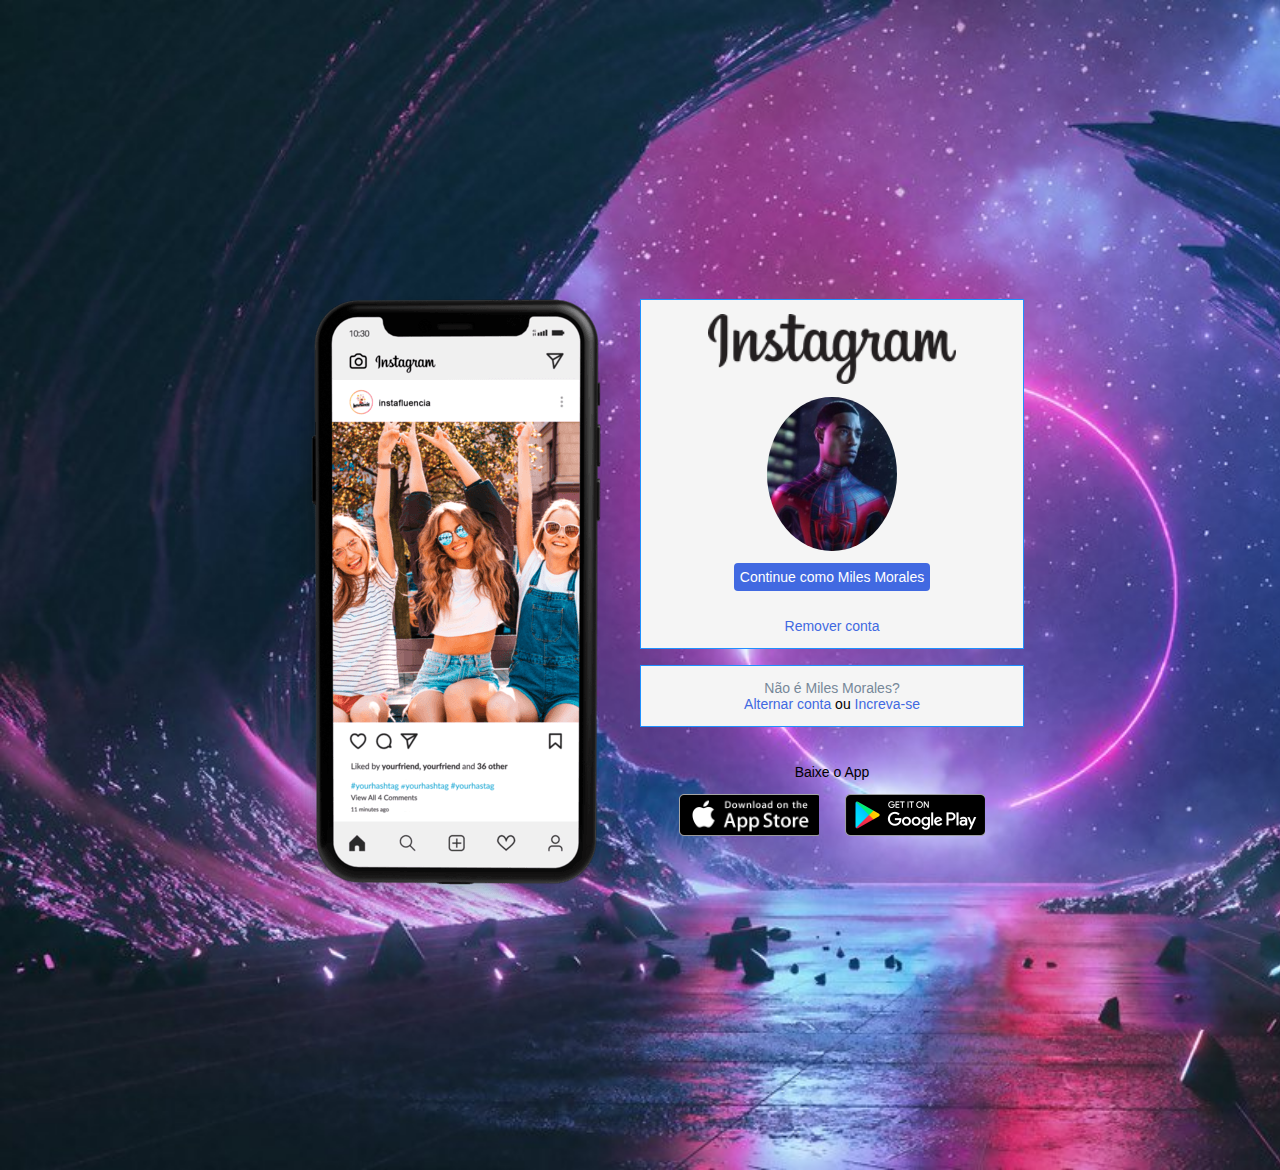
<file: projeto Insta/Index.html>
<!DOCTYPE html>
<html lang="en">
<head>
    <meta charset="UTF-8">
    <meta http-equiv="X-UA-Compatible" content="IE=edge">
    <meta name="viewport" content="width=device-width, initial-scale=1.0">
    <link rel="shortcut icon" href="../projeto Insta/Img/logoInsta.png">
    <link rel="stylesheet" href="Style.css">
    <title>Instagram</title>
</head>
<body>
    <div class="Instagram-wrapper">
        <div class="Instagram-phone">
            <img src="../projeto Insta/Img/celular.png" alt="Celular">
        </div>

        <div class="Instagram-continue">
            <div class="group">
                <img src="../projeto Insta/Img/instagram-logo.png" class="Instagram-Logo" alt="Logotipo instagram">
                <div class="profile-photo">
                    <img src="../projeto Insta/Img/Morales.jpg" alt="Foto de perfil">
                </div>
                    <a href="0" class="Instagram-Login">Continue como Miles Morales</a>
                    <a href="0" class="Instagram-Logout">Remover conta</a>
            </div>
            <div class="group">
                <p class="not-account">Não é Miles Morales?</p>
                <p class="notaccount">
                    <span class="link-blue">Alternar conta</span>
                    ou
                    <span class="link-blue">Increva-se</span>
                </p>
            </div>
            <div class="get-the-app">
                <p class="get-app">Baixe o App</p>
                <div class="download">
                    <a href="0"class="App-Download"></a>
                    <a href="0"class="App-Download"></a>
                </div>
            </div>
        </div>

    </div>
    
</body>
</html>
</file>
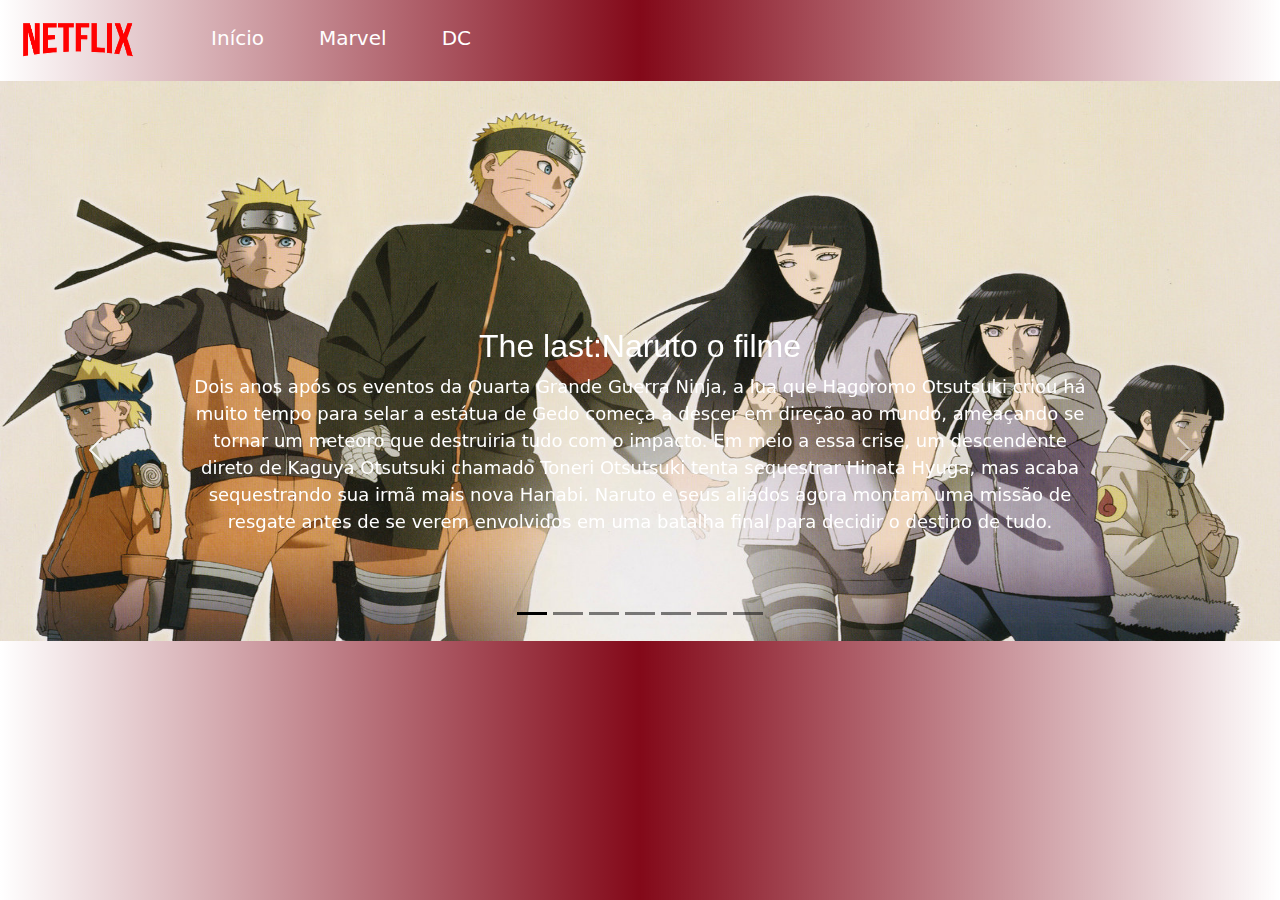
<file: NetflixClone/animes.html>
<!DOCTYPE html>
<html lang="pt-br">
<head>
    <meta charset="UTF-8">
    <meta http-equiv="X-UA-Compatible" content="IE=edge">
    <meta name="viewport" content="width=device-width, initial-scale=1.0">
    <link rel="stylesheet" href="css/animes.css">
    <link rel="stylesheet" href="css/CatResponsive.css">
    <link rel="stylesheet" href="Bootstrap/css/bootstrap.min.css">
    <link rel="sortcut icon" href="img/NarutoIco.png" type="image/gif"/>
    <title>ANIMES</title>
</head>
<body>
    <div class="container-menu">
        <nav>
            <img class="logoNetflix" href="" src="img/logoNetflix.png" alt="">
            <a class="menu" href="Index.html">Início</a>
            <a class="menu" href="marvel.html">Marvel</a>
            <a class="menu" href="dc.html">DC</a>
        </nav>
    </div>

    <div class="carrosel">
      <div id="carouselExampleDark" class="carousel carousel-dark slide" data-bs-ride="carousel">
        <div class="carousel-indicators">
          <button type="button" data-bs-target="#carouselExampleDark" data-bs-slide-to="0" class="active" aria-current="true" aria-label="Slide 1"></button>
          <button type="button" data-bs-target="#carouselExampleDark" data-bs-slide-to="1" aria-label="Slide 2"></button>
          <button type="button" data-bs-target="#carouselExampleDark" data-bs-slide-to="2" aria-label="Slide 3"></button>
          <button type="button" data-bs-target="#carouselExampleDark" data-bs-slide-to="3" aria-label="Slide 4"></button>
          <button type="button" data-bs-target="#carouselExampleDark" data-bs-slide-to="4" aria-label="Slide 5"></button>
          <button type="button" data-bs-target="#carouselExampleDark" data-bs-slide-to="5" aria-label="Slide 6"></button>
          <button type="button" data-bs-target="#carouselExampleDark" data-bs-slide-to="6" aria-label="Slide 7"></button>
        </div>

        <div class="carousel-inner">
          <div class="carousel-item active carrosel-itens" data-bs-interval="1500">

            <img align="center" src="img/naruto.jpg" class="d-block w-100" alt="...">
            <div class="carousel-caption d-none d-md-block">
              <h2 id="titulo">The last:Naruto o filme</h2>
              <p class="md-0">
                Dois anos após os eventos da Quarta Grande Guerra Ninja, a lua que Hagoromo Otsutsuki criou há muito tempo para selar a estátua de Gedo começa a descer em direção ao mundo, ameaçando se tornar
                um meteoro que destruiria tudo com o impacto. Em meio a essa crise, um descendente direto de Kaguya Otsutsuki chamado Toneri Otsutsuki tenta sequestrar Hinata Hyuga, mas acaba
                sequestrando sua irmã mais nova Hanabi. Naruto e seus aliados agora montam uma missão de resgate antes de se verem envolvidos em uma batalha final para decidir o destino de tudo.
              </p>
            </div>
          </div>

          <div class="carousel-item" data-bs-interval="1500">
            <img align="center" src="img/bokunohero.jpg" class="d-block w-100" alt="...">
            <div class="carousel-caption d-none d-md-block">
              <h2 id="titulo">Boku no hero academia</h2>
              <p class="md-0"> 
                Em um mundo onde oitenta por cento da população tem algum tipo de Quirk superpotente, Izuku teve o azar de nascer completamente normal. Mas isso não o impedirá de se inscrever em uma
                prestigiosa academia de heróis. Agora, ele terá seu primeiro gostinho da rivalidade brutal de outras escolas enquanto enfrenta o implacável exame provisório de licença.
              </p>
            </div>
          </div>

          <div class="carousel-item" data-bs-interval="1600">
            <img align="center" src="img/gokusuper.jpg" class="d-block w-100" alt="...">
            <div class="carousel-caption d-none d-md-block">
              <h2 id="titulo">Dragon ball super</h2>
              <p class="md-0"> 
                Com Majin Boo derrotado meio ano antes, a paz retorna à Terra, onde Son Goku e seus amigos agora vivem vidas pacíficas. No entanto, uma nova ameaça aparece na forma de Beerus, o Deus da Destruição. Considerado o ser mais assustador em todo o universo, Beerus está ansioso para lutar
                 contra o lendário guerreiro visto em uma profecia profetizada décadas atrás, conhecida como o Deus Super Saiyan. A série reconta os eventos dos dois filmes Dragon Ball Z, Battle of Gods e Resurrection 'F' antes de prosseguir com uma história original sobre a exploração de universos alternativos.
              </p>
            </div>
          </div>

          <div class="carousel-item" data-bs-interval="1500">
            <img align="center" src="img/rakudai.jpg" class="d-block w-100" alt="...">
            <div class="carousel-caption d-none d-md-block">
              <h2 id="titulo">Rakudai kishi no cavalry</h2>
              <p class="md-0"> 
                Os Cavaleiros Mágicos são usuários de magia modernos que lutam com armas convertidas de suas almas. Ikki Kurogane vai para uma escola para esses Cavaleiros Mágicos, mas ele é o "Cavaleiro Fracassado" ou "O Pior" que está falhando porque não tem habilidades mágicas. No entanto, um dia, ele é 
                desafiado para um duelo por Stella, uma princesa estrangeira e a aluna "Número Um". Nesse duelo, "o perdedor deve ser obediente para o resto da vida".
              </p>
            </div>
          </div>

          <div class="carousel-item" data-bs-interval="1500">
            <img align="center" src="img/blueExorcist.jpg" class="d-block w-100" alt="...">
            <div class="carousel-caption d-none d-md-block">
                <h2 id="titulo">Blue exorcist</h2>
                <p class="md-0 "> 
                    Os humanos vivem no mundo de Assiah, os demônios na Gehenna. As duas dimensões não devem interferir uma na outra, mas os demônios ainda possuem criaturas em Assiah, apesar disso. Os humanos que podem lutar contra esses demônios são conhecidos como exorcistas. Rin Okumura é um menino que
                    carrega a maldição de ser filho ilegítimo de Satanás. Seu pai adotivo se sacrificou para salvá-lo dos demônios. Para vingar a morte de seu pai adotivo, bem como para provar a si mesmo, Rin decide seguir o caminho de um exorcista e derrotar seu próprio pai, Satanás. Para aprimorar suas habilidades, Rin entra na True Cross Academy para treinar com outros candidatos a exorcistas.
                  </p>
            </div>
          </div>

          <div class="carousel-item" data-bs-interval="1500">
            <img align="center" src="img/nanatsu.jpg" class="d-block w-100" alt="...">
            <div class="carousel-caption d-none d-md-block">
              <h2 id="titulo">Nanatsu no taizai</h2>
              <p class="md-0"> 
                Os “Sete Pecados Capitais” - um grupo de cavaleiros do mal que conspirou para derrubar o reino da Britannia - foram erradicados pelos Cavaleiros Sagrados, embora alguns afirmem que ainda vivem. Dez anos depois, os Cavaleiros Sagrados encenaram um Golpe de Estado e assassinaram o rei, tornando-se os novos governantes
                tirânicos do reino. Elizabeth, a única filha do rei, parte em uma jornada para encontrar os “Sete Pecados Capitais” e para obter sua ajuda para retomar o reino.
              </p>
            </div>
          </div>
        
        <div class="carousel-item" data-bs-interval="1500">
          <img align="center" src="img/kimetsu.jpg" class="d-block w-100" alt="...">
          <div class="carousel-caption d-none d-md-block">
            <h2 id="titulo">Kimetsu no yaiba</h2>
            <p class="md-0">
                É o período Taishō no Japão. Tanjirō, um menino de bom coração que vende carvão para viver, encontra sua família massacrada por um demônio. Para piorar as coisas, sua irmã mais nova Nezuko, a única sobrevivente, foi transformada em um demônio. Embora devastado por esta realidade sombria, Tanjirō resolve
                se tornar um “matador de demônios” para que possa transformar sua irmã novamente em humana e matar o demônio que massacrou sua família.
            </p>
          </div>
        </div>
      </div>
    </div>

    <div>
        <button class="carousel-control-prev" type="button" data-bs-target="#carouselExampleDark" data-bs-slide="prev">
          <span class="carousel-control-prev-icon" aria-hidden="true"></span>
          <span class="visually-hidden">Previous</span>
        </button>
        <button class="carousel-control-next" type="button" data-bs-target="#carouselExampleDark" data-bs-slide="next">
          <span class="carousel-control-next-icon" aria-hidden="true"></span>
          <span class="visually-hidden">Next</span>
        </button>
    </div>
      <script src="./Bootstrap/js/bootstrap.min.js"></script>
</body>
</html>
</file>
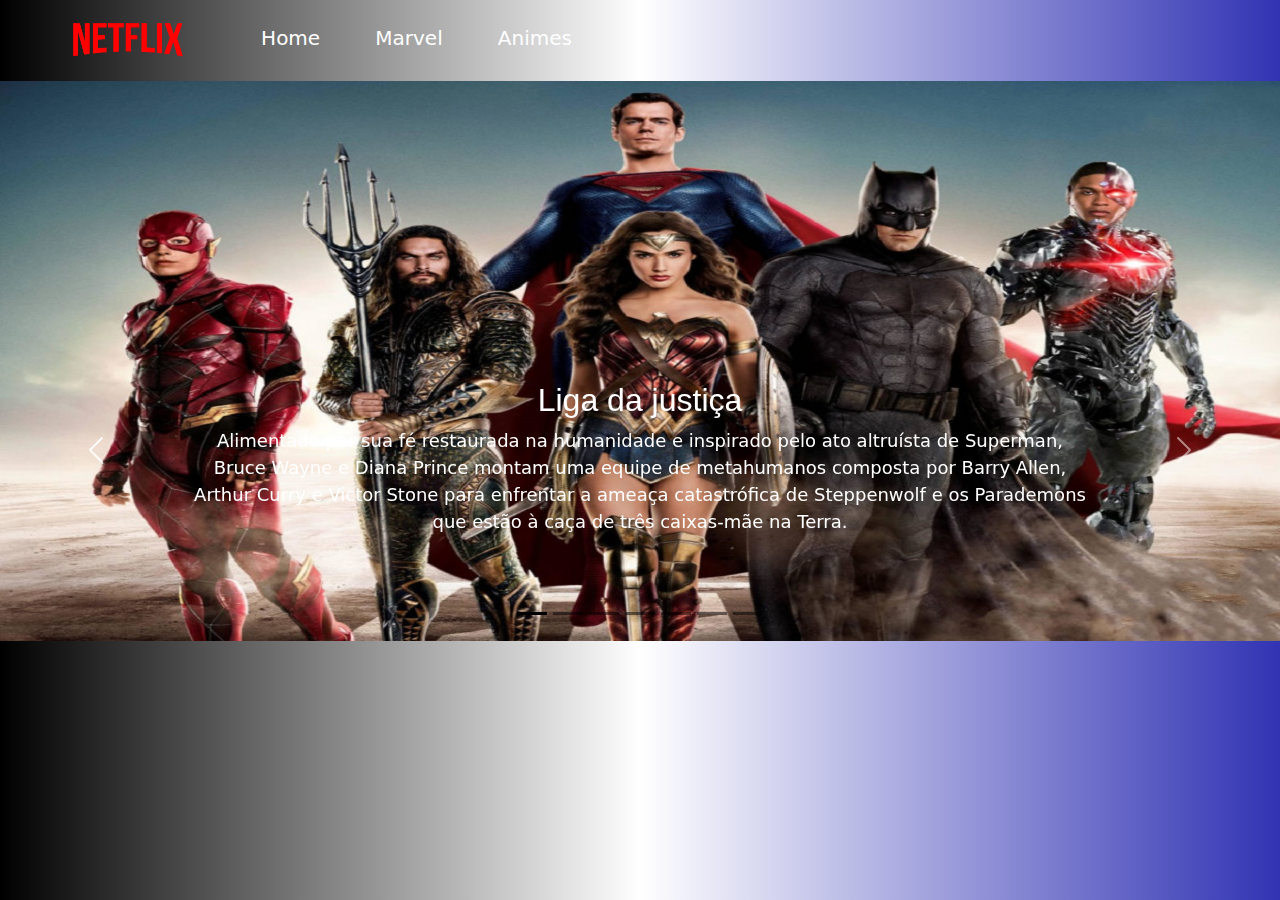
<file: NetflixClone/dc.html>
<!DOCTYPE html>
<html lang="pt-br">
<head>
    <meta charset="UTF-8">
    <meta http-equiv="X-UA-Compatible" content="IE=edge">
    <meta name="viewport" content="width=device-width, initial-scale=1.0">
    <link rel="stylesheet" href="css/dc.css">
    <link rel="stylesheet" href="css/CatResponsive.css">
    <link rel="stylesheet" href="Bootstrap/css/bootstrap.min.css">
    <link rel="sortcut icon" href="img/logoDC.png" type="image/gif"/>

    <title>DC COMICS</title>
</head>
<body>
    <div class="container-menu">
        <nav>
            <a href="Index.html">
                <img class="logoNetflix" src="img/logoNetflix.png" alt="">
            </a>
            <a class="menu" href="Index.html">Home</a>
            <a class="menu" href="marvel.html">Marvel</a>
            <a class="menu" href="animes.html">Animes</a>
        </nav>
    </div>

    <div class="carrosel">
        <div id="carouselExampleDark" class="carousel carousel-dark slide" data-bs-ride="carousel">
          <div class="carousel-indicators">
            <button type="button" data-bs-target="#carouselExampleDark" data-bs-slide-to="0" class="active" aria-current="true" aria-label="Slide 1"></button>
            <button type="button" data-bs-target="#carouselExampleDark" data-bs-slide-to="1" aria-label="Slide 2"></button>
            <button type="button" data-bs-target="#carouselExampleDark" data-bs-slide-to="2" aria-label="Slide 3"></button>
            <button type="button" data-bs-target="#carouselExampleDark" data-bs-slide-to="3" aria-label="Slide 4"></button>
            <button type="button" data-bs-target="#carouselExampleDark" data-bs-slide-to="4" aria-label="Slide 5"></button>
            <button type="button" data-bs-target="#carouselExampleDark" data-bs-slide-to="5" aria-label="Slide 6"></button>
            <button type="button" data-bs-target="#carouselExampleDark" data-bs-slide-to="6" aria-label="Slide 7"></button>
          </div>
  
          <div class="carousel-inner">
            <div class="carousel-item active carrosel-itens" data-bs-interval="1500">
  
              <img align="center" src="img/Liga.jpg" class="d-block w-100" alt="...">
              <div class="carousel-caption d-none d-md-block">
                <h2 id="titulo">Liga da justiça</h2>
                <p class="md-0">
                  Alimentado por sua fé restaurada na humanidade e inspirado pelo ato altruísta de Superman, Bruce Wayne e Diana Prince montam uma equipe de metahumanos
                  composta por Barry Allen, Arthur Curry e Victor Stone para enfrentar a ameaça catastrófica de Steppenwolf e os Parademons que estão à caça de três caixas-mãe na Terra.
                </p>
              </div>
            </div>
  
            <div class="carousel-item" data-bs-interval="1500">
              <img align="center" src="img/Liga2.jpg" class="d-block w-100" alt="...">
              <div class="carousel-caption d-none d-md-block">
                <h2 id="titulo">Liga da justiça - Snider cut</h2>
                <p class="md-0"> 
                  Determinado a garantir que o sacrifício final do Superman não fosse em vão, Bruce Wayne alinha forças com Diana Prince com planos de recrutar uma
                  equipe de metahumanos para proteger o mundo de uma ameaça de proporções catastróficas que se aproxima.
                </p>
              </div>
            </div>
  
            <div class="carousel-item" data-bs-interval="1600">
              <img align="center" src="img/Maravilha.jpg" class="d-block w-100" alt="...">
              <div class="carousel-caption d-none d-md-block">
                <h2 id="titulo">Mulher maravilha 1984</h2>
                <p class="md-0"> 
                  Um roubo mal feito à loja coloca a Mulher Maravilha em uma batalha global contra
                  uma poderosa e misteriosa força ancestral que coloca seus poderes em risco.
                </p>
              </div>
            </div>
  
            <div class="carousel-item" data-bs-interval="1500">
              <img align="center" src="img/shazam.jpg" class="d-block w-100" alt="...">
              <div class="carousel-caption d-none d-md-block">
                <h2 id="titulo">Shazam</h2>
                <p class="md-0"> 
                  Um menino recebe a capacidade de se tornar um super-herói adulto em momentos de necessidade com uma única palavra mágica.
                </p>
              </div>
            </div>
  
            <div class="carousel-item" data-bs-interval="1500">
              <img align="center" src="img/adao.jpg" class="d-block w-100" alt="...">
              <div class="carousel-caption d-none d-md-block">
                <h2 id="titulo">Adão negro</h2>
                <p class="md-0"> 
                  Um filme da DC estreou em torno do inimigo anti-herói de Shazam, Black Adam.
                </p>
              </div>
            </div>
  
            <div class="carousel-item" data-bs-interval="1500">
              <img align="center" src="img/LanternaVerde1.jpg" class="d-block w-100" alt="...">
              <div class="carousel-caption d-none d-md-block">
                <h2 id="titulo">Lanterna verde</h2>
                <p class="md-0"> 
                Durante séculos, uma pequena mas poderosa força de guerreiros chamada Green Lantern Corps jurou manter a ordem intergaláctica. Cada Lanterna Verde usa um anel que lhe concede superpoderes. Mas quando um novo inimigo chamado Parallax ameaça destruir o equilíbrio de poder no Universo, 
                seu destino e o destino da Terra estão nas mãos do primeiro humano a ser recrutado.
                </p>
              </div>
            </div>
          
          <div class="carousel-item" data-bs-interval="1500">
            <img align="center" src="img/suicidas.jpg" class="d-block w-100" alt="...">
            <div class="carousel-caption d-none d-md-block">
              <h2 id="titulo">Esquadrão suicida</h2>
              <p class="md-0">
                Com Brie Larson repetindo o papel de Carol Denvers, Capitã Marvel 2 se passa no presente. 
                Segundo a roteirista Megan McDonnell,
                a trama será situada após os acontecimentos de Vingadores: Ultimato (2019).
              </p>
            </div>
          </div>
        </div>
      </div>
  
      <div>
          <button class="carousel-control-prev" type="button" data-bs-target="#carouselExampleDark" data-bs-slide="prev">
            <span class="carousel-control-prev-icon" aria-hidden="true"></span>
            <span class="visually-hidden">Previous</span>
          </button>
          <button class="carousel-control-next" type="button" data-bs-target="#carouselExampleDark" data-bs-slide="next">
            <span class="carousel-control-next-icon" aria-hidden="true"></span>
            <span class="visually-hidden">Next</span>
          </button>
      </div>
    <script src="./Bootstrap/js/bootstrap.min.js"></script>
</body>
</html>
</file>
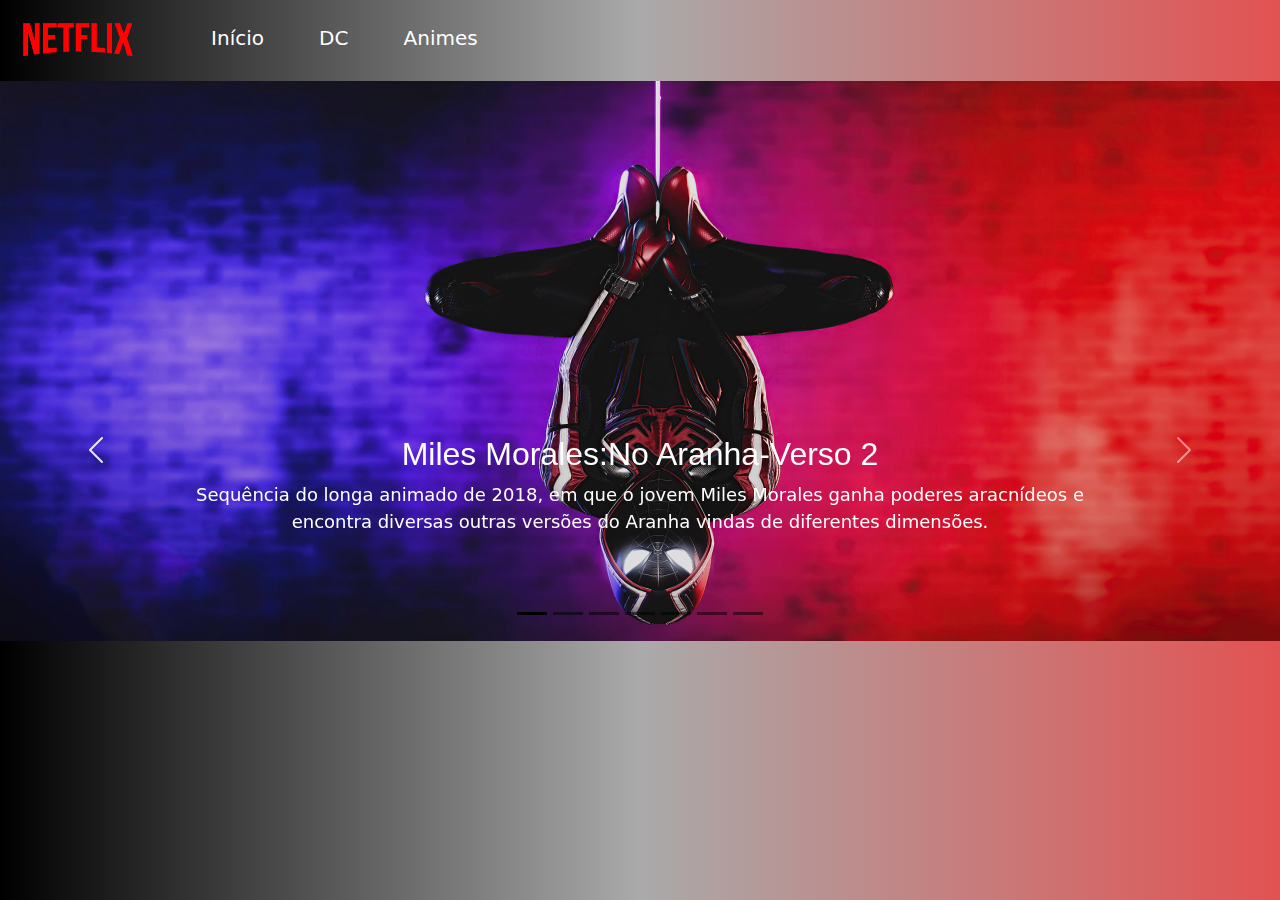
<file: NetflixClone/marvel.html>
<!DOCTYPE html>
<html lang="pt-br">
<head>
    <meta charset="UTF-8">
    <meta http-equiv="X-UA-Compatible" content="IE=edge">
    <meta name="viewport" content="width=device-width, initial-scale=1.0">
    <link rel="stylesheet" href="css/categoria.css">
    <link rel="stylesheet" href="css/CatResponsive.css">
    <link rel="stylesheet" href="Bootstrap/css/bootstrap.min.css">
    <link rel="sortcut icon" href="img/marvel.jpg" type="image/gif"/>

    <title>MARVEL STUDIOS</title>
</head>
<body>

    <div class="container-menu">
        <nav>
            <img class="logoNetflix" href="" src="img/logoNetflix.png" alt="">
            <a class="menu" href="Index.html">Início</a>
            <a class="menu" href="dc.html">DC</a>
            <a class="menu" href="animes.html">Animes</a>
        </nav>
    </div>

    <div class="carrosel">
      <div id="carouselExampleDark" class="carousel carousel-dark slide" data-bs-ride="carousel">
        <div class="carousel-indicators">
          <button type="button" data-bs-target="#carouselExampleDark" data-bs-slide-to="0" class="active" aria-current="true" aria-label="Slide 1"></button>
          <button type="button" data-bs-target="#carouselExampleDark" data-bs-slide-to="1" aria-label="Slide 2"></button>
          <button type="button" data-bs-target="#carouselExampleDark" data-bs-slide-to="2" aria-label="Slide 3"></button>
          <button type="button" data-bs-target="#carouselExampleDark" data-bs-slide-to="3" aria-label="Slide 4"></button>
          <button type="button" data-bs-target="#carouselExampleDark" data-bs-slide-to="4" aria-label="Slide 5"></button>
          <button type="button" data-bs-target="#carouselExampleDark" data-bs-slide-to="5" aria-label="Slide 6"></button>
          <button type="button" data-bs-target="#carouselExampleDark" data-bs-slide-to="6" aria-label="Slide 7"></button>
        </div>

        <div class="carousel-inner">
          <div class="carousel-item active carrosel-itens" data-bs-interval="1500">

            <img align="center" src="img/MilesMorales.jpg" class="d-block w-100" alt="...">
            <div class="carousel-caption d-none d-md-block">
              <h2 id="titulo">Miles Morales:No Aranha-Verso 2</h2>
              <p class="md-0">
                Sequência do longa animado de 2018, em que o jovem Miles Morales ganha
                poderes aracnídeos e encontra diversas outras versões do Aranha vindas de diferentes dimensões.
              </p>
            </div>
          </div>

          <div class="carousel-item" data-bs-interval="1500">
            <img align="center" src="img/Miranha1.jpg" class="d-block w-100" alt="...">
            <div class="carousel-caption d-none d-md-block">
              <h2 id="titulo">Homem-aranha(2002)</h2>
              <p class="md-0"> 
                Depois de ser mordido por uma aranha geneticamente alterada, o estudante nerd Peter Parker é dotado de incríveis 
                poderes para se tornar o incrível super-herói conhecido como Homem-Aranha.
              </p>
            </div>
          </div>

          <div class="carousel-item" data-bs-interval="1600">
            <img align="center" src="img/Miranha2.jpg" class="d-block w-100" alt="...">
            <div class="carousel-caption d-none d-md-block">
              <h2 id="titulo">Homem-aranha 2 - Ameaça eletro</h2>
              <p class="md-0"> 
                Para Peter Parker, a vida é ocupada. Entre pegar os bandidos como o Homem-Aranha e passar um tempo com a pessoa que ama, Gwen Stacy, a formatura do ensino médio não pode vir rápido o suficiente. Peter não se esqueceu
                da promessa que fez ao pai de Gwen de protegê-la ficando longe, mas essa é uma promessa que ele não pode cumprir. As coisas vão mudar para Peter quando um novo vilão, Electro, surgir, um velho amigo, Harry Osborn, retornar e Peter descobrir novas pistas sobre seu passado.
              </p>
            </div>
          </div>

          <div class="carousel-item" data-bs-interval="1500">
            <img align="center" src="img/Miranha3.jpg" class="d-block w-100" alt="...">
            <div class="carousel-caption d-none d-md-block">
              <h2 id="titulo">Homem-aranha 3(2007)</h2>
              <p class="md-0"> 
                O aparentemente invencível Homem-Aranha enfrenta uma nova safra de vilões - incluindo o homem-aranha que muda de forma. Enquanto os superpoderes do Homem-Aranha 
                são alterados por um organismo alienígena, seu alter ego, Peter Parker, lida com o inimigo Eddie Brock e também se envolve em um triângulo amoroso.
              </p>
            </div>
          </div>

          <div class="carousel-item" data-bs-interval="1500">
            <img align="center" src="img/demolidor.jpg" class="d-block w-100" alt="...">
            <div class="carousel-caption d-none d-md-block">
              <h2 id="titulo">Demolidor</h2>
              <p class="md-0"> 
                O advogado Matt Murdock usa seus sentidos aguçados de ficar cego quando
                 menino para lutar contra o crime à noite nas ruas de Hell's Kitchen como o Demolidor.
              </p>
            </div>
          </div>

          <div class="carousel-item" data-bs-interval="1500">
            <img align="center" src="img/punhodeferro1.jpg" class="d-block w-100" alt="...">
            <div class="carousel-caption d-none d-md-block">
              <h2 id="titulo">Punho de ferro</h2>
              <p class="md-0"> 
                Danny Rand ressurge 15 anos após ser dado como morto. Agora, com o poder do Punho de Ferro, ele busca recuperar seu passado e cumprir seu destino.
              </p>
            </div>
          </div>
        
        <div class="carousel-item" data-bs-interval="1500">
          <img align="center" src="img/msmarvel.jpg" class="d-block w-100" alt="...">
          <div class="carousel-caption d-none d-md-block">
            <h2 id="titulo">Capitã marvel 2(2022)</h2>
            <p class="md-0">
              Com Brie Larson repetindo o papel de Carol Denvers, Capitã Marvel 2 se passa no presente. 
              Segundo a roteirista Megan McDonnell,
              a trama será situada após os acontecimentos de Vingadores: Ultimato (2019).
            </p>
          </div>
        </div>
      </div>
    </div>

    <div>
        <button class="carousel-control-prev" type="button" data-bs-target="#carouselExampleDark" data-bs-slide="prev">
          <span class="carousel-control-prev-icon" aria-hidden="true"></span>
          <span class="visually-hidden">Previous</span>
        </button>
        <button class="carousel-control-next" type="button" data-bs-target="#carouselExampleDark" data-bs-slide="next">
          <span class="carousel-control-next-icon" aria-hidden="true"></span>
          <span class="visually-hidden">Next</span>
        </button>
    </div>
      <script src="./Bootstrap/js/bootstrap.min.js"></script>
</body>
</html>
</file>
<file: projeto Insta/Style.css>
* {
    padding: 0;
    margin: 0;
    box-sizing: border-box;
    text-decoration: none;
    font-family: sans-serif;
    font-size: 14px;
}

body
{
    width: 100%;
    min-height: 100vh;
    background-image:url("./Img/Universo.jpg");
    background-repeat:no-repeat;
    background-size: cover;
    margin: 0;
    padding:0;
    display: flex;
    justify-content: center;
}

.Instagram-wrapper
{
    display: flex;
    align-items: center;
    justify-content: start;
    width: 60%;
    height: 130vh;
}
.Instagram-phone
{
    display: flex;
    align-items: center;
    justify-content: center;
    width:50%;
}
.Instagram-continue
{
    display: flex;
    align-items: center;
    justify-content: space-around;
    flex-direction: column;
    width: 50%;
    min-height:42rem;
}
.group
{
    display: flex;
    justify-content: space-between;
    align-items: center;
    flex-direction: column;
    background-color:whitesmoke;
    width: 100%;
    padding: 1.0rem 0;
    border: 1px solid dodgerblue;
}
.group:nth-child(1)
{
    min-height: 25rem;
}
.group:nth-child(2)
{
    min-width: 8rem;
}

.Instagram-Logo
{
    height: 5rem;
}
.profile-photo
{
    display: flex;
    justify-content: center;
    align-items: center;
    border-radius: 50%;
    overflow: hidden;
    max-height: 100%;
}
.profile-photo img
{
    height: 11rem;
}
.Instagram-Login
{
    background-color: royalblue;
    color:white;
    padding: 6px;
    border-radius: 4px;
}
.Instagram-Logout
{
    color:royalblue;
    margin-top: 1rem;
}

.not-account
{
    color:lightslategray;
}

.link-blue
{
    color:royalblue;
}

.get-the-app
{
    display: flex;
    flex-direction: column;
    align-items: center;
    justify-content: center;
    width: 100%;
    padding: 1.5rem 0;
}
.download
{
    display: flex;
    width: 100%;
    justify-content: space-evenly;
    align-items: center;
    padding: 1rem;
}
.App-Download
{
    height: 3rem;
    width: 10rem;
    background-size: cover;
}
.App-Download:nth-child(1)
{
    background-image:url(./Img/apple-button.png);
}
.App-Download:nth-child(2)
{
    background-image:url(./Img/googleplay-button.png);
}

/*tratamento de telas // responsividade*/

@media (max-width:1024px)
{
    .Instagram-wrapper
    {
        width:90%;
    }
}

@media(max-width:650px)
{
    body
    {
        background-color: white;
    }

    .Instagram-wrapper
    {
        width:90%;
    }
    .Instagram-phone
    {
        display: none;
    }
    .Instagram-continue
    {
        width: 100%;
    }
    .group
    {
        border:1px solid transparent ;
    }
}
</file>
<file: NetflixClone/css/animes.css>
html, body {
    margin: 0;
    padding: 0;
    box-sizing: border-box;
}
body
{
    background: -webkit-linear-gradient(to right, #fff, rgb(129, 10, 30),rgba(0, 0, 0, 0));
    background:linear-gradient(to right, #fff, rgb(131, 9, 25),rgba(0, 0, 0, 0));
}

nav a
{
    text-decoration: none;
    margin-left:50px;
    color:#fff;
}

nav a:hover
{
    transition: 0.5s;
    color:#000;
}

.menu
{
   margin-left:50px;
   font-size:20px;
}
img
{   
    display: inline-block;
    justify-content: center;
    height: 560px;
}
img:hover{
    transition: 1s;
    filter:opacity(55%);
}

.logoNetflix{
    height: 45px !important;
    width:120px;
    margin:18px;
    padding:0px;
}
p
{
    color:white;
    font-size:18px;
    padding-bottom:50px;
    
}
#titulo
{
    color:white;
    font-family:fantasy,Arial;
}
</file>
<file: NetflixClone/css/CatResponsive.css>
@media screen and(max-width:600px)
  {
      .img
      {
        margin-bottom:60px;
      }
      p
      {
          color:white;
      }
      .logoNetflix
      {
        height: 25px !important;
        width:90px;
        margin:12px;
        padding:0px;
        }
  }

@media screen and(min-width:601px)
{
    p
    {
        color:red;
    }
    .logoNetflix
    {
        height: 40px !important;
        width:125px;
        margin:12px;
        padding:0px;
    }
}
</file>
<file: NetflixClone/css/dc.css>
html, body {
    margin: 0;
    padding: 0;
    box-sizing: border-box;
}
body
{
    background: -webkit-linear-gradient(to right, black, #fff),rgb(49, 51, 179);
    background:linear-gradient(to right, black, #fff ,rgb(49, 51, 179));
}
nav a
{
    text-decoration: none;
    margin-left:50px;
    color:#fff;
}

nav a:hover
{
    color:#000;
    transition: 0.5s;
}

.menu
{
   margin-left:50px;
   font-size:20px;
}
img
{   
    display: inline-block;
    justify-content: center;
    height: 560px;
}
img:hover{
    transition: 1s;
    filter:brightness(60%);
}

.logoNetflix{
    height: 45px !important;
    width:120px;
    margin:18px;
    padding:0px;
}
p
{
    color:white;
    font-size:18px;
    padding-bottom:50px;
    
}
#titulo
{
    color:white;
    font-family:fantasy,Arial;
}
</file>
<file: NetflixClone/css/categoria.css>
body
{
    background: -webkit-linear-gradient(to right, #aaa, black,rgb(226, 82, 82));
    background:linear-gradient(to right, black,#aaa,rgb(226, 82, 82));
}

nav a
{
    text-decoration: none;
    margin-left:50px;
    color:#fff;
}

nav a:hover
{
    transition: 0.5s;
    color:rgb(0, 216, 108);
}

.menu
{
   margin-left:50px;
   font-size:20px;
}
img
{   
    display: inline-block;
    justify-content: center;
    height: 560px;
}
img:hover{
    transition: 1s;
    filter:brightness(50%);
}

.logoNetflix{
    height: 45px !important;
    width:120px;
    margin:18px;
    padding:0px;
}
p
{
    color:white;
    font-size:18px;
    padding-bottom:50px;
    
}
#titulo
{
    color:white;
    font-family:fantasy,Arial;
}
</file>
